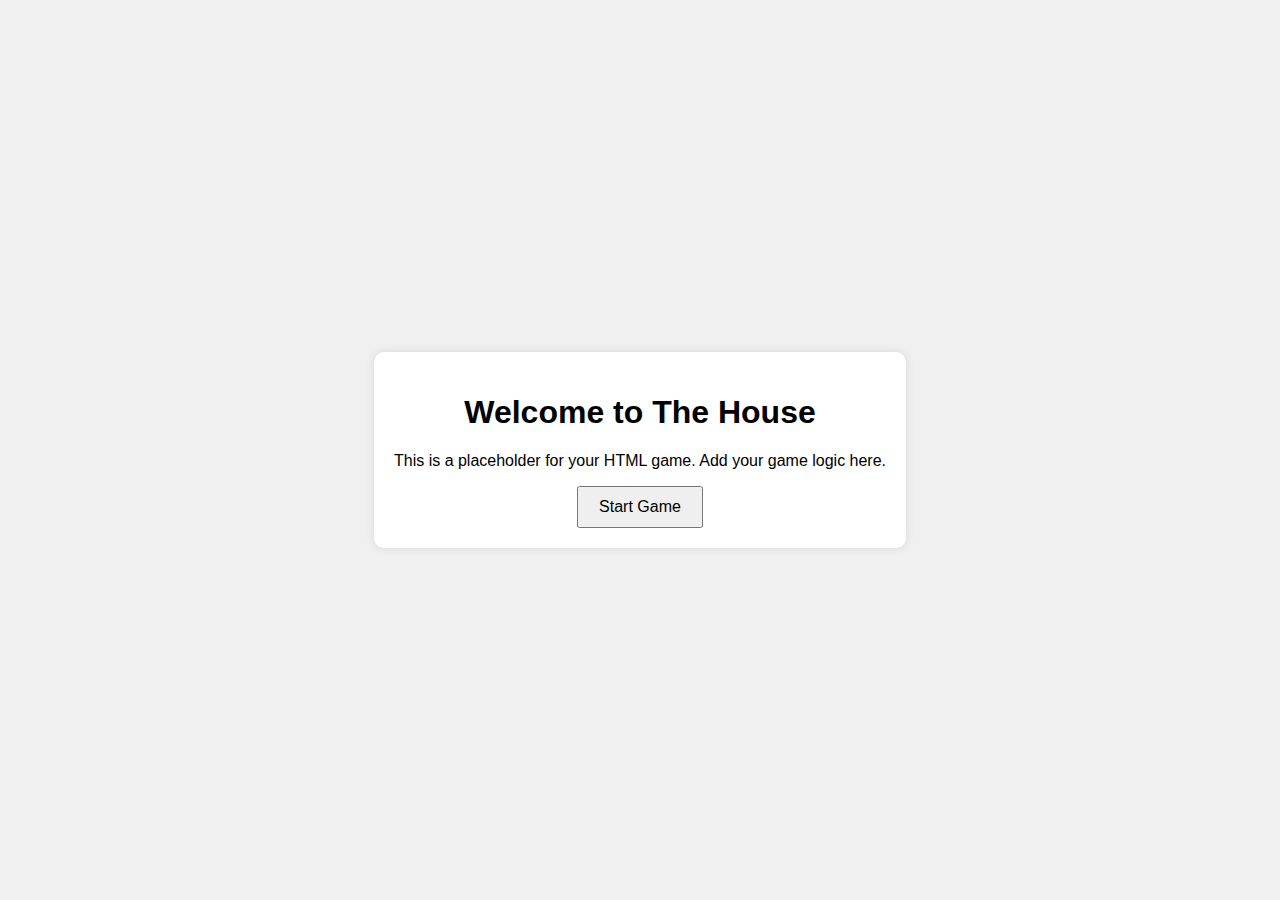
<file: index.html>
<!DOCTYPE html>
<html lang="en">
<head>
    <meta charset="UTF-8">
    <meta name="viewport" content="width=device-width, initial-scale=1.0">
    <title>The House - HTML Game</title>
    <link rel="stylesheet" href="style.css">
</head>
<body>
    <div id="game-container">
        <h1>Welcome to The House</h1>
        <p id="description">This is a placeholder for your HTML game. Add your game logic here.</p>
        <button id="start-button">Start Game</button>
        <div id="game-area"></div>
    </div>
    <script src="script.js"></script>
</body>
</html>
</file>
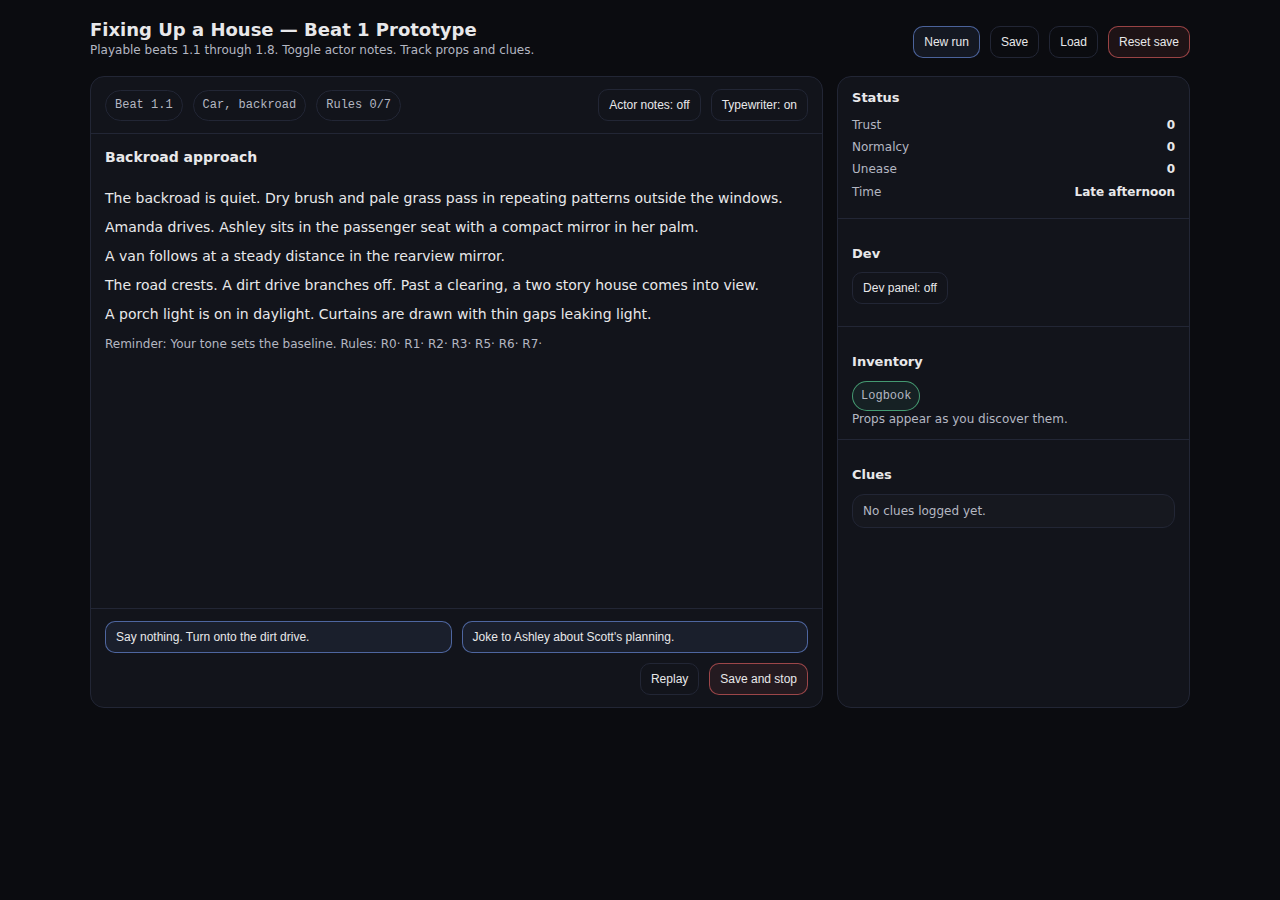
<file: fixing_house_beat1_game.html>
<!doctype html>
<html lang="en">
<head>
  <meta charset="utf-8" />
  <meta name="viewport" content="width=device-width,initial-scale=1" />
  <title>Fixing Up a House — Beat 1 Prototype</title>
  <style>
    :root{--bg:#0b0c10;--panel:#12141b;--ink:#e8e8ea;--muted:#b4b7c2;--accent:#7aa2ff;--line:#222635;--mono:ui-monospace,SFMono-Regular,Menlo,Monaco,Consolas,"Liberation Mono","Courier New",monospace;--sans:ui-sans-serif,system-ui,-apple-system,Segoe UI,Roboto,Helvetica,Arial;}
    body{margin:0;background:var(--bg);color:var(--ink);font-family:var(--sans);line-height:1.35}
    .wrap{max-width:1100px;margin:0 auto;padding:18px;display:grid;gap:14px;grid-template-columns:1.35fr .65fr}
    header{grid-column:1/-1;display:flex;align-items:flex-end;justify-content:space-between;gap:10px}
    h1{font-size:18px;margin:0;font-weight:650}
    .sub{font-size:12px;color:var(--muted)}
    .panel{background:var(--panel);border:1px solid var(--line);border-radius:14px;overflow:hidden}
    .main{display:flex;flex-direction:column;min-height:70vh}
    .bar{display:flex;gap:10px;align-items:center;justify-content:space-between;padding:12px 14px;border-bottom:1px solid var(--line)}
    .bar .left{display:flex;gap:10px;align-items:center}
    .pill{font-family:var(--mono);font-size:12px;color:var(--muted);border:1px solid var(--line);padding:6px 9px;border-radius:999px}
    .btn{cursor:pointer;background:transparent;color:var(--ink);border:1px solid var(--line);border-radius:10px;padding:8px 10px;font-size:12px}
    .btn:hover{border-color:#2f3550}
    .btn.primary{border-color:rgba(122,162,255,.55);background:rgba(122,162,255,.08)}
    .btn.danger{border-color:rgba(255,107,107,.55);background:rgba(255,107,107,.08)}
    .content{padding:14px;display:flex;flex-direction:column;gap:12px}
    .title{font-size:14px;font-weight:650;margin:0}
    .text{font-size:14px}
    .text p{margin:0 0 10px 0}
    .text p:last-child{margin:0}
    .thoughts{margin-top:10px;border-left:3px solid rgba(122,162,255,.5);padding-left:10px;color:var(--muted);font-style:italic}
    .choices{margin-top:auto;border-top:1px solid var(--line);padding:12px 14px;display:flex;flex-direction:column;gap:10px}
    .choiceRow{display:flex;flex-wrap:wrap;gap:10px}
    .choice{flex:1;min-width:210px;text-align:left}
    .side{display:flex;flex-direction:column;gap:14px}
    .side .section{padding:12px 14px;border-bottom:1px solid var(--line)}
    .side .section:last-child{border-bottom:none}
    .side h2{font-size:13px;margin:0 0 10px 0;font-weight:650}
    .kv{display:flex;justify-content:space-between;gap:10px;font-size:12px;color:var(--muted);margin:6px 0}
    .kv b{color:var(--ink);font-weight:650}
    .list{display:flex;flex-wrap:wrap;gap:8px}
    .tag{font-family:var(--mono);font-size:12px;border:1px solid var(--line);color:var(--muted);padding:6px 8px;border-radius:999px}
    .tag.ok{border-color:rgba(107,255,179,.55);background:rgba(107,255,179,.06)}
    .journal{font-size:12px;color:var(--muted)}
    .journal .item{padding:8px 10px;border:1px solid var(--line);border-radius:12px;margin:8px 0;background:rgba(255,255,255,.02)}
    .small{font-size:12px;color:var(--muted)}
    @media (max-width:920px){.wrap{grid-template-columns:1fr}.main{min-height:62vh}}
    #metaRow{justify-content:flex-end}
  </style>
</head>
<body>
  <header class="wrap" style="padding-bottom:0">
    <div>
      <h1>Fixing Up a House — Beat 1 Prototype</h1>
      <div class="sub">Playable beats 1.1 through 1.8. Toggle actor notes. Track props and clues.</div>
    </div>
    <div style="display:flex;gap:10px;flex-wrap:wrap;justify-content:flex-end">
      <button class="btn primary" id="btnNew">New run</button>
      <button class="btn" id="btnSave">Save</button>
      <button class="btn" id="btnLoad">Load</button>
      <button class="btn danger" id="btnReset">Reset save</button>
    </div>
  </header>

  <div class="wrap">
    <section class="panel main" aria-label="Story panel">
      <div class="bar">
        <div class="left">
          <span class="pill" id="beatPill">Beat 1.1</span>
          <span class="pill" id="locPill">Backroad</span>
          <span class="pill" id="rulePill">Rules 0/7</span>
        </div>
        <div class="left">
          <button class="btn" id="btnToggleNotes">Actor notes: off</button>
          <button class="btn" id="btnToggleType">Typewriter: on</button>
        </div>
      </div>

      <div class="content">
        <h2 class="title" id="sceneTitle">Loading…</h2>
        <div class="text" id="sceneText" aria-live="polite"></div>
        <div class="small" id="hintText"></div>
      </div>

      <div class="choices" aria-label="Choices">
        <div class="choiceRow" id="choiceRow"></div>

        <div class="choiceRow" id="metaRow" aria-label="End of beat actions">
          <button class="btn" id="btnBeatReplay">Replay</button>
          <button class="btn danger" id="btnBeatSaveStop">Save and stop</button>
        </div>
      </div>
    </section>

    <aside class="panel side" aria-label="Status panel">
      <div class="section">
        <h2>Status</h2>
        <div class="kv"><span>Trust</span><b id="trustVal">0</b></div>
        <div class="kv"><span>Normalcy</span><b id="normVal">0</b></div>
        <div class="kv"><span>Unease</span><b id="uneaseVal">0</b></div>
        <div class="kv"><span>Time</span><b id="timeVal">Late afternoon</b></div>
      </div>

      <div class="section">
        <h2>Dev</h2>
        <button class="btn" id="btnDev">Dev panel: off</button>
        <pre class="small" id="devOut" style="white-space:pre-wrap;margin:10px 0 0 0;font-family:var(--mono)"></pre>
      </div>

      <div class="section">
        <h2>Inventory</h2>
        <div class="list" id="invList"></div>
        <div class="small">Props appear as you discover them.</div>
      </div>

      <div class="section">
        <h2>Clues</h2>
        <div class="journal" id="journal"></div>
      </div>
    </aside>
  </div>

<script>
(() => {
  const $ = (id) => document.getElementById(id);

  const state = {
    beat: "1.1",
    sub: null,
    showNotes: false,
    showDev: false,
    typewriter: true,
    trust: 0,
    normalcy: 0,
    unease: 0,
    time: "Late afternoon",
    inv: new Set(),
    clues: [],
    flags: {
      gotPliers: true,
      breakerReset: false,
      code8139: false,
      gotBoltCutters: false,
      gotBucket: false,
      gotWellKey: false,
      gotRadio: false,
      deliveredWater: false,
      houseRulesStated: false,
      logStarted: false,
      continuitySlipNoted: false,
      townWarningTakenSeriously: false,
      ruleSpoken: false,
      radioConstraintMode: false,
      radioWord: "",
      repeatTestDone: false,
      procedureMode: false,
      usedMethodNotForce: false,
      jokeUsed: false,
      microEvidence: false,
      lastCutBeat: "",
      pendingHold: "",
      loopCount: 0,
      remembersLoop: false,
      learnedRules: {}
    }
  };

  const RULE_MAP = {
    R0: "4.7",
    R1: "4.3",
    R2: "4.4",
    R3: "4.1",
    R5: "4.2",
    R6: "4.8",
    R7: "4.5"
  };

  /*
    Example template for optional intra-beat steps (disabled by default):

    "X.Y": {
      title: "Beat with steps",
      loc: "Somewhere",
      time: "Late afternoon",
      text: ["Fallback beat text."],
      notes: ["Fallback beat note."],
      hint: "Fallback beat hint.",
      choices: [
        { t: "Fallback choice A", next: "X.Z" },
        { t: "Fallback choice B", next: null }
      ],
      startStep: "s1",
      steps: {
        s1: {
          text: ["Step 1 text."],
          choices: [
            { t: "Advance within beat", subNext: "s2" },
            { t: "Leave beat", next: "X.Z" }
          ]
        },
        s2: {
          text: ["Step 2 text."],
          choices: [
            { t: "End this beat", next: null },
            { t: "Back to step 1", subNext: "s1" }
          ]
        }
      }
    }
  */

  const beats = {
    "1.1": {
      title: "Backroad approach",
      loc: "Car, backroad",
      time: "Late afternoon",
      startStep: "start",
      text: [
        "The backroad is quiet. Dry brush and pale grass pass in repeating patterns outside the windows.",
        "Amanda drives. Ashley sits in the passenger seat with a compact mirror in her palm.",
        "A van follows at a steady distance in the rearview mirror.",
        "The road crests. A dirt drive branches off. Past a clearing, a two story house comes into view.",
        "A porch light is on in daylight. Curtains are drawn with thin gaps leaking light."
      ],
      notes: [
        "[AMANDA: Keep it friendly. Store details. Do not correct anyone out loud yet.]",
        "[ASHLEY: Treat the light as welcome. Stay pleasant. Do not be the first to say it feels wrong.]"
      ],
      choices: [
        { t: "Say nothing. Turn onto the dirt drive.", next: "1.2", fx: (s)=>{ s.unease += 1; } },
        { t: "Joke to Ashley about Scott's planning.", showIf: (s)=> !s.flags.jokeUsed, subNext: "joke", fx: (s)=>{ s.flags.jokeUsed = true; s.trust += 1; s.normalcy += 1; } }
      ],
      steps: {
        start: {
          text: [
            "The backroad is quiet. Dry brush and pale grass pass in repeating patterns outside the windows.",
            "Amanda drives. Ashley sits in the passenger seat with a compact mirror in her palm.",
            "A van follows at a steady distance in the rearview mirror.",
            "The road crests. A dirt drive branches off. Past a clearing, a two story house comes into view.",
            "A porch light is on in daylight. Curtains are drawn with thin gaps leaking light."
          ],
          notes: [
            "[AMANDA: Keep it friendly. Store details. Do not correct anyone out loud yet.]",
            "[ASHLEY: Treat the light as welcome. Stay pleasant. Do not be the first to say it feels wrong.]"
          ],
          choices: [
            { t: "Say nothing. Turn onto the dirt drive.", next: "1.2", fx: (s)=>{ s.unease += 1; } },
            { t: "Joke to Ashley about Scott's planning.", showIf: (s)=> !s.flags.jokeUsed, subNext: "joke", fx: (s)=>{ s.flags.jokeUsed = true; s.trust += 1; s.normalcy += 1; } }
          ]
        },
        joke: {
          text: [
            "Amanda says Scott planned this like a military operation and still forgot something obvious.",
            "Ashley snorts once and turns toward the window so she can hide the smile.",
            "The van keeps its distance behind them as if it heard the line and declined to react."
          ],
          choices: [
            { t: "Continue", next: "1.2" },
            { t: "Replay beat.", next: "1.1" }
          ]
        },
        log: {
          text: [
            "Amanda checks the phone clock and writes the minute in the logbook without saying why.",
            "She notes the porch light is on in full daylight and the curtains are drawn with narrow gaps.",
            "Ashley watches the writing, then looks back to the road and says nothing."
          ],
          choices: [
            { t: "Proceed to the drive without commenting.", next: "1.2" },
            { id: "delay10", t: "Delay and keep the car stopped for ten seconds.", next: "4.8" }
          ]
        },
        micro: {
          text: [
            "Amanda clicks her seatbelt loose and back into place, then leaves her hands on the wheel.",
            "Ashley glances over, adjusts the mirror, and keeps talking like nothing changed.",
            "Amanda watches for a forced correction in the moment and does not see one yet."
          ],
          choices: [
            { t: "Proceed to the drive without commenting.", next: "1.2" },
            { t: "Escalate and tell Ashley you think this is a set.", next: "4.7" }
          ]
        }
      },
      hint: "Reminder: Your tone sets the baseline."
    },
    "1.2": {
      title: "Arrival and unloading",
      loc: "Clearing and porch",
      time: "Late afternoon",
      text: [
        "The car rolls into a packed dirt clearing. Gravel crunches under the tires. Dust rises and settles slowly.",
        "Scott arrives behind you and lifts the tailgate. Boxes are stacked tight. Twine knots are quick and utilitarian.",
        "Brian’s engine sound is faint in the distance, then closer, then fades again behind dust."
      ],
      notes: [
        "[AMANDA: Keep a clear lane to the door. Make Scott carry something heavy.]"
      ],
      choices: [
        { t: "Stage boxes on the porch.", next: "1.25", fx: (s)=>{ s.normalcy += 1; s.trust += 1; } },
        { t: "Wait for Brian before entering.", next: "1.25", fx: (s)=>{ s.unease += 1; s.trust += 1; } }
      ],
      hint: "Reminder: The porch becomes a landmark."
    },
    "1.25": {
      title: "Porch continuity check",
      loc: "Porch",
      time: "Late afternoon",
      text: [
        "Amanda pauses at the porch rail and notices the same continuity detail: dust unmoved, porch light on, curtain gap unchanged.",
        "If her earlier micro-deviation gave her confidence, she stays calm and writes it down in the logbook.",
        "If it did not, she feels a sharp urge to call it out to Scott in front of everyone.",
        "She keeps her voice low and decides whether to log the detail or force a confrontation."
      ],
      choices: [
        { t: "Log it and keep moving.", next: (s)=> "1.3", fx: (s)=>{ s.normalcy += 1; s.clues.push({k:"Porch continuity", v:"Amanda confirmed dust, porch light, and curtain gap continuity at the porch."}); } },
        { t: "Confront Scott about it right now.", next: (s)=> (s.flags.remembersLoop ? "4.7" : "1.3"), fx: (s)=>{ s.unease += 1; } }
      ],
      hint: "Reminder: Small checks can prevent bad escalations."
    },
    "1.3": {
      title: "Brian arrives. First entry.",
      loc: "Porch and entry",
      time: "Late afternoon",
      text: [
        "Brian’s sedan breaks through the dust and stops angled slightly off straight.",
        "Scott opens the front door with a worn brass key. The air inside smells of old wood and faint cleaner.",
        "The entry table holds a flashlight placed parallel to the table edge. A coil of rope sits on a nearby box."
      ],
      notes: [
        "[AMANDA: Map the space. Do not touch the flashlight yet.]"
      ],
      choices: [
        { t: "Follow the backpacks upstairs instruction.", next: "1.4", fx: (s)=>{ s.normalcy += 1; s.trust += 1; } },
        { t: "Pause and scan the hall and stairs.", next: "1.4", fx: (s)=>{ s.unease += 1; s.trust += 1; } }
      ],
      hint: "Reminder: The entry table repeats."
    },
    "1.4": {
      title: "Rooms claimed. Task assigned.",
      loc: "Upstairs then living room",
      time: "Late afternoon",
      text: [
        "Upstairs, backpacks land in the first room on the left.",
        "Brian claims the room with the window that opens. Ashley notices old stains on her mattress.",
        "Back downstairs, Scott cannot find the tape deck and asks Amanda to search."
      ],
      notes: [
        "[AMANDA: Say yes without becoming staff. Demand a trade.]"
      ],
      choices: [
        { t: "Take the key and tell Scott to carry heavy boxes while you search.", next: "1.5", fx: (s)=>{ s.trust += 1; s.normalcy += 1; } },
        { t: "Take the key and leave without comment.", next: "1.5", fx: (s)=>{ s.unease += 1; } }
      ],
      hint: "Reminder: Delegation changes relationships."
    },
    "1.5": {
      title: "Study tableau. First denied door.",
      loc: "Kitchen hall and study",
      time: "Late afternoon",
      text: [
        "The kitchen hall is narrow. The breaker cover is labeled: KITCHEN, HALL, PORCH LIGHT, UPSTAIRS.",
        "The study is staged: blank notepad aligned, pen aligned, lamp unplugged with cord coiled.",
        "A folder holds a 1942 discharge notice with formal language.",
        "The utility closet knob turns slightly, then stops. The storage room lock refuses the key."
      ],
      notes: [
        "[AMANDA: The neatness feels authored. Keep that private evidence.]"
      ],
      choices: [
        { t: "Return and demand the correct key.", next: "1.6", fx: (s)=>{ s.trust += 1; s.unease += 1; s.clues.push({k:'1942 letter', v:'A discharge notice is filed in the study.'}); } },
        { t: "Waste time trying doors again.", next: "1.6", fx: (s)=>{ s.unease += 2; s.clues.push({k:'1942 letter', v:'A discharge notice is filed in the study.'}); } }
      ],
      hint: "Reminder: Prepared rooms suggest intent."
    },
    "1.6": {
      title: "Storage, breaker, tape deck",
      loc: "Storage room and kitchen",
      time: "Late afternoon",
      text: [
        "Scott hands over a cleaner silver key.",
        "The storage room opens. Boxes are labeled TOOLS, WATER, LIGHTS. A tote labeled MUSIC sits on a lower shelf.",
        "Inside: a tape deck and speakers. The power cord has a taped splice.",
        "At the kitchen counter, the outlet is dead. Amanda flips the labeled breaker. The tape deck powers on."
      ],
      notes: ["[AMANDA: Fix one thing. Make Scott work while you solve it.]"],
      choices: [
        { t: "Return the tape deck and keep Scott carrying boxes.", next: "1.7", fx: (s)=>{ s.normalcy += 1; s.flags.breakerReset = true; s.inv.add('Tape deck'); s.inv.add('Speakers'); } },
        { t: "Ignore boxes and focus on testing sound.", next: "1.7", fx: (s)=>{ s.unease += 1; s.flags.breakerReset = true; s.inv.add('Tape deck'); s.inv.add('Speakers'); } }
      ],
      hint: "Reminder: Working sound stabilizes the group."
    },
    "1.7": {
      title: "No water. Yard loop.",
      loc: "Kitchen to shed",
      time: "Late afternoon",
      text: [
        "The faucet gives an empty sound. No drip. No sputter.",
        "Amanda exits to the side yard. The shed is tied shut with rope.",
        "A cage sits half hidden in brush. Pliers open it. A damp note shows 8139.",
        "A lockbox opens. Bolt cutters snap the rope. The shed holds a bucket and a folded 1944 clipping."
      ],
      notes: ["[AMANDA: You are doing labor to keep the group intact.]"],
      choices: [
        { t: "Take the bucket. Head uphill to the well.", next: "1.8", fx: (s)=>{ s.flags.code8139=true; s.flags.gotBoltCutters=true; s.flags.gotBucket=true; s.inv.add('Pliers'); s.inv.add('Bolt cutters'); s.inv.add('Bucket'); s.clues.push({k:'8139', v:'Code from the cage note.'}); s.clues.push({k:'1944 clipping', v:'A missing teen story folded in the shed.'}); } },
        { t: "Bring the bucket back first. Risk delay.", next: "1.8", fx: (s)=>{ s.flags.code8139=true; s.flags.gotBoltCutters=true; s.flags.gotBucket=true; s.unease += 1; s.inv.add('Pliers'); s.inv.add('Bolt cutters'); s.inv.add('Bucket'); s.clues.push({k:'8139', v:'Code from the cage note.'}); s.clues.push({k:'1944 clipping', v:'A missing teen story folded in the shed.'}); } }
      ],
      hint: "Reminder: Outside is exposed."
    },
    "1.8": {
      title: "Well key. Radio payoff.",
      loc: "Well to house",
      time: "Dusk",
      text: [
        "The bucket comes up with cold water and a small old key.",
        "At the tree line, a human silhouette stands between trunks, then is gone without sound.",
        "Back in the kitchen, water is poured into a glass.",
        "The old key opens the under-stairs closet. Inside: a portable radio, fresh batteries, and an unlabeled cassette.",
        "The radio powers on. Static dominates. A voice fragment breaks through for a second, then drops out again."
      ],
      notes: ["[AMANDA: Deliver function first. Do not announce the watcher yet.]"],
      choices: [
        { t: "Continue", next: "2.1", fx: (s)=>{ 
            s.flags.gotWellKey=true; 
            s.flags.gotRadio=true; 
            s.flags.deliveredWater=true; 
            s.inv.add('Well key'); 
            s.inv.add('Radio'); 
            s.inv.add('AA batteries'); 
            s.inv.add('Cassette (unlabeled)'); 
            s.clues.push({k:'Watcher', v:'A silhouette at the tree line near the well.'}); 
          } 
        },
        { t: "Proceed inside with the group.", next: "2.1", fx: (s)=>{} }
      ],
      hint: "Reminder: Beat 1 ends with unstable sound."
    },

    "2.1": {
      title: "No water at the sink",
      loc: "Kitchen and living room",
      time: "Dusk",
      text: [
        "Amanda turns the kitchen faucet and gets only an empty rattle from the line.",
        "Scott shrugs it off with a friendly smile and says old houses always act up on the first night.",
        "Ashley sets her glass down and watches Amanda instead of arguing.",
        "Amanda takes the practical task: find a working water plan before dark settles in."
      ],
      notes: [
        "[AMANDA: Keep it practical. Assign the fix, then verify every step.]"
      ],
      choices: [
        { t: "Check outside routes to water and keep the group informed.", next: "2.2", fx: (s)=>{ s.normalcy += 1; } },
        { t: "Push Scott for a fast answer before moving.", next: "2.2", fx: (s)=>{ s.unease += 1; } }
      ],
      hint: "Reminder: Assign practical fixes before fear sets the agenda."
    },

    "2.2": {
      title: "Shed line and yard scan",
      loc: "Side yard",
      time: "Dusk",
      text: [
        "The shed door is tied shut with rope that was knotted in a hurry but pulled tight.",
        "Amanda scans the yard in a slow circle and marks what feels placed versus what feels used.",
        "A small cage sits half hidden in brush near the fence line.",
        "A damp note near the cage points to a code, but not to what should be opened first."
      ],
      notes: [
        "[AMANDA: Scan first. Touch second. Log before assumptions.]"
      ],
      choices: [
        { t: "Follow the code trail carefully and keep notes.", next: "2.3", fx: (s)=>{ s.normalcy += 1; s.clues.push({k:"Yard note", v:"A damp yard note implied a code linked to stored tools."}); } },
        { t: "Cut the rope first and sort it out after.", next: "2.3", fx: (s)=>{ s.unease += 1; } }
      ],
      hint: "Reminder: Scan the yard before acting on a single object."
    },

    "2.3": {
      title: "Code, cutters, and procedure",
      loc: "Shed threshold",
      time: "Dusk",
      text: [
        "Amanda tests the code once and gets the lockbox open without forcing the latch.",
        "Inside are bolt cutters and a bucket staged like they were expected to be found tonight.",
        "She says the code out loud, then repeats it with Ashley listening so the record is shared.",
        "Before moving on, Amanda repeats one quick test to confirm it was the code and not luck."
      ],
      notes: [
        "[AMANDA: Log and repeat-test before escalation.]"
      ],
      choices: [
        { t: "Log the code and tools before leaving the shed.", next: "2.4", fx: (s)=>{ s.normalcy += 1; s.clues.push({k:"Tool cache", v:"Code entry opened a lockbox containing bolt cutters and a bucket."}); } },
        { t: "Skip logging and move straight to the well.", next: "2.4", fx: (s)=>{ s.unease += 1; } }
      ],
      hint: "Reminder: Repeat-test and record before you escalate."
    },

    "2.4": {
      title: "Well edge",
      loc: "Well and tree line",
      time: "Dusk",
      text: [
        "The well rope runs smooth for half a pull, then drags like it caught on grit.",
        "Amanda brings the bucket up slow and finds a small old key resting against the wet wood slats.",
        "The air changes near the trees and a silhouette stands between trunks for one beat before stillness returns.",
        "No one speaks first, and Amanda keeps the bucket in both hands until the moment passes."
      ],
      notes: [
        "[AMANDA: Stay with the task. Do not split from the group without cause.]"
      ],
      choices: [
        { t: "Carry the bucket and key back inside together.", next: "2.5", fx: (s)=>{ s.normalcy += 1; s.inv.add("Well key"); s.clues.push({k:"Well key", v:"A small key came up in the well bucket."}); } },
        { t: "Walk closer to the tree line alone.", next: (s)=> (s.flags.loopCount > 0 ? "4.3" : "2.5"), fx: (s)=>{ s.unease += 1; } }
      ],
      hint: "Reminder: Do not split up when the environment changes quietly."
    },

    "2.5": {
      title: "Water in hand",
      loc: "Kitchen and living room",
      time: "Dusk",
      text: [
        "Amanda pours fresh water and hands Ashley the first glass without comment.",
        "Ashley drinks too fast, then slows down and watches Amanda for a cue.",
        "The room relaxes for a minute as if function has returned to normal.",
        "Amanda decides whether to mention the silhouette now or hold it until there is a second data point."
      ],
      notes: [
        "[AMANDA: Tell only what helps the next decision.]"
      ],
      choices: [
        { t: "Tell Ashley exactly what you saw at the trees.", next: "2.6", fx: (s)=>{ s.trust += 1; s.unease += 1; s.clues.push({k:"Tree line silhouette", v:"Amanda reported a still silhouette near the tree line by the well."}); } },
        { t: "Keep the silhouette private for now and focus on tasks.", next: "2.6", fx: (s)=>{ s.normalcy += 1; } }
      ],
      hint: "Reminder: Share information when it improves coordination."
    },

    "2.6": {
      title: "Under-stairs signal",
      loc: "Under-stairs closet",
      time: "Night",
      text: [
        "The old key opens the under-stairs closet and Amanda finds a portable radio with fresh batteries.",
        "The signal is intermittent, not dead, and static shifts as people move in the room.",
        "One clear word breaks through once and then vanishes back into hiss.",
        "Amanda has to decide whether that word is a constraint to respect or a message to chase."
      ],
      notes: [
        "[AMANDA: Treat clear words as constraints, not instructions.]"
      ],
      choices: [
        { t: "Treat the radio word as a message.", next: (s)=> (s.flags.remembersLoop || (s.flags.loopCount || 0) > 0 ? "4.2" : "3.1"), fx: (s)=>{ s.unease += 1; } },
        { t: "Treat the radio word as a constraint and keep procedures tight.", next: "3.1", fx: (s)=>{ s.normalcy += 1; s.clues.push({k:"Radio constraint", v:"Amanda treated the clear radio word as a constraint condition."}); } }
      ],
      hint: "Reminder: A clear radio word is a boundary to obey, not a story to follow."
    },

    "2.7": {
      title: "House Rules",
      loc: "Living room and entryway",
      time: "Night",
      text: [
        "The radio hisses near the window. Brian sets the new batteries on the entry table without moving the centered flashlight.",
        "Scott opens the food bag and starts naming what they forgot. Ashley keeps her water glass close and watches the staircase.",
        "Amanda closes the front door and checks the lock twice. She speaks before anyone drifts into separate rooms.",
        "Amanda says they are staying in one place unless everyone knows where everyone is, and nobody steps outside alone.",
        "Scott laughs once and agrees too quickly. Brian nods and looks at the curtains instead of the door."
      ],
      choices: [
        { t: "Write a short list and assign tasks in the same room.", next: "2.8", fx: (s)=>{ s.trust += 1; s.normalcy += 1; s.flags.houseRulesStated = true; } },
        { t: "Let it slide and focus on getting music working.", next: "2.8", fx: (s)=>{ s.normalcy += 1; s.unease += 1; s.flags.houseRulesStated = false; } }
      ],
      hint: "Rule: Gather the group before acting. Announce intent."
    },

    "2.8": {
      title: "Logbook",
      loc: "Kitchen table / study threshold",
      time: "Night",
      text: [
        "Amanda pulls a notepad from a moving box and sets it flat on the kitchen table. She writes the date and the house address at the top.",
        "She writes four lines: porch light on in daylight, faucet gave one drip, radio produced one clear word, silhouette at the tree line.",
        "Ashley asks why Amanda is writing it down. Scott says it is unnecessary and calls it “paranoid” in a joking voice.",
        "Brian reads the list and asks Amanda to repeat the radio word exactly as she heard it, without interpretation."
      ],
      choices: [
        { t: "Log it and repeat-test one item on the list with a witness.", next: "2.9", fx: (s)=>{ s.trust += 1; s.normalcy += 1; s.flags.logStarted = true; s.clues.push({k:'Logbook', v:'Amanda started a written log of anomalies.'}); } },
        { t: "Stop writing and keep it casual.", next: "2.9", fx: (s)=>{ s.unease += 1; s.flags.logStarted = false; } }
      ],
      hint: "Rule: Log and repeat-test before you escalate."
    },

    "2.9": {
      title: "A wrong word",
      loc: "Living room near the radio",
      time: "Night",
      text: [
        "The radio hisses and then clears for less than a second. Brian flinches and then smiles as if he meant to.",
        "Scott says they should “reset” the room by moving boxes away from the windows and keeping the flashlight on the entry table.",
        "Ashley tells Scott not to “break continuity” by rearranging the entryway again, then stops and laughs like she made a joke.",
        "Amanda asks Ashley what she meant by continuity. Ashley looks confused for a moment, then says she meant “routine.”",
        "The house stays quiet long enough for the question to feel unanswered."
      ],
      choices: [
        { t: "Press Ashley once, calmly, in front of Brian and Scott.", next: "3.1", fx: (s)=>{ s.trust += 1; s.unease += 1; s.flags.continuitySlipNoted = true; s.clues.push({k:'Continuity slip', v:'Ashley used production language and then corrected herself.'}); } },
        { t: "Let it go and focus on the practical plan for the next hour.", next: "3.1", fx: (s)=>{ s.normalcy += 1; s.flags.continuitySlipNoted = false; } }
      ],
      hint: "Rule: Treat slips as data. Do not force an explanation."
    },

    "3.1": {
      title: "Brian returns",
      loc: "Entryway and living room",
      time: "Night",
      text: [
        "Headlights sweep across the porch rail and Brian comes in carrying ice, bottled water, and a box of batteries.",
        "He sets everything down and says the clerk gave a quiet warning about the house, then tried to play it off.",
        "Scott keeps it friendly and says they should treat the warning as data until proven otherwise.",
        "Ashley nods and asks Amanda what to do first now that supplies are in hand."
      ],
      choices: [
        { t: "Get the exact warning details before moving on.", next: "3.2", fx: (s)=>{ s.trust += 1; s.inv.add("Ice"); s.inv.add("Bottled water"); s.inv.add("Batteries"); } },
        { t: "Stabilize the room first, then hear Brian out.", next: "3.2", fx: (s)=>{ s.normalcy += 1; s.inv.add("Ice"); s.inv.add("Bottled water"); s.inv.add("Batteries"); } }
      ],
      hint: "Reminder: Outside warnings are evidence, not drama."
    },

    "3.2": {
      title: "Town warning",
      loc: "Living room near the radio",
      time: "Night",
      text: [
        "Brian repeats the warning plainly: do not ignore the odd patterns and keep water use controlled tonight.",
        "Scott stays calm and says they can treat it as practical guidance without panicking.",
        "Ashley asks Amanda whether this changes the plan or only confirms what they already saw.",
        "The radio hisses once, then settles to a steady bed of static."
      ],
      choices: [
        { t: "Elevate the warning as evidence and adjust procedure.", next: "3.3", fx: (s)=>{ s.flags.townWarningTakenSeriously = true; s.normalcy += 1; s.clues.push({k:"Town warning", v:"Brian relayed a practical warning from the clerk and Amanda treated it as evidence."}); } },
        { t: "Dismiss it as noise and keep moving.", next: (s)=> ((s.flags.loopCount || 0) > 0 ? "4.1" : "3.3"), fx: (s)=>{ s.flags.townWarningTakenSeriously = false; s.unease += 1; } }
      ],
      hint: "Reminder: Do not dismiss outside warnings when stakes are rising."
    },

    "3.3": {
      title: "Resistance returns",
      loc: "Kitchen hall",
      time: "Night",
      text: [
        "At the utility closet, the knob turns but the latch catches and holds for a beat.",
        "Scott stays friendly and says they can solve it without turning it into a fight with the house.",
        "Ashley keeps the flashlight steady so Amanda can see the latch line clearly.",
        "The same resistance pattern is back, and everyone recognizes it."
      ],
      choices: [
        { t: "Change method and keep the group together.", next: "3.4", fx: (s)=>{ s.normalcy += 1; } },
        { t: "Force the latch and get it over with.", next: (s)=> ((s.flags.loopCount || 0) > 0 ? "4.4" : "3.4"), fx: (s)=>{ s.unease += 1; } }
      ],
      hint: "Reminder: If resistance repeats, change method instead of forcing."
    },

    "3.4": {
      title: "Log and repeat-test",
      loc: "Kitchen hall and entry table",
      time: "Night",
      text: [
        "Amanda logs the latch behavior first, then repeats one controlled test with Brian watching.",
        "The latch catches in the same way on repeat, which confirms the pattern is not random.",
        "Scott stays with them and keeps the hallway clear instead of improvising a shortcut.",
        "Ashley reads the log line back so everyone is aligned before the next move."
      ],
      choices: [
        { t: "Keep logging and move to the next decision point.", next: "3.5", fx: (s)=>{ s.flags.repeatTestDone = true; s.normalcy += 1; s.clues.push({k:"Latch repeat-test", v:"Amanda logged and repeated the latch test before escalation."}); } },
        { t: "Skip the log and escalate now.", next: (s)=> ((s.flags.loopCount || 0) > 0 ? "4.5" : "3.5"), fx: (s)=>{ s.flags.repeatTestDone = false; s.unease += 1; } }
      ],
      hint: "Reminder: Log and repeat-test before escalation."
    },

    "3.5": {
      title: "Second clear word",
      loc: "Living room near the radio",
      time: "Night",
      text: [
        "The radio clears again for a second and gives a second word fragment before dropping back to static.",
        "Brian repeats what he heard without adding interpretation, and Scott agrees to keep the plan practical.",
        "Ashley watches Amanda and waits for the call instead of guessing ahead.",
        "This is the point where message-chasing can break discipline."
      ],
      choices: [
        { t: "Treat the radio word as a message.", next: (s)=> ((s.flags.loopCount || 0) > 0 ? "4.2" : "3.6"), fx: (s)=>{ s.unease += 1; } },
        { t: "Treat the radio word as a constraint and proceed by plan.", next: "3.6", fx: (s)=>{ s.flags.radioConstraintMode = true; s.normalcy += 1; } }
      ],
      hint: "Reminder: A clear radio word is a constraint, not a message."
    },

    "3.6": {
      title: "Final plan check",
      loc: "Living room",
      time: "Night",
      text: [
        "Amanda lays out the practical plan: stay together, do not force doors, log before escalation, and treat radio words as constraints.",
        "She adds the outside warning to the top of the list and asks everyone to confirm the same sequence.",
        "Scott agrees without joking and Ashley repeats the order back exactly.",
        "Brian checks supplies and says they can execute the plan now if everyone holds discipline."
      ],
      choices: [
        { t: "Follow the plan exactly.", next: (s)=> hasAllCoreRules(s) ? "4.6" : (Object.prototype.hasOwnProperty.call(beats, "4.9") ? "4.9" : "1.1"), fx: (s)=>{ s.trust += 1; s.normalcy += 1; s.clues.push({k:"Plan check", v:"Amanda proposed a full rule-aligned plan before the final push."}); } },
        { t: "Improvise.", next: (s)=> ((s.flags.loopCount || 0) > 0 ? "4.8" : "1.1"), fx: (s)=>{ s.unease += 1; } }
      ],
      hint: "Reminder: Good outcomes come from disciplined execution, not improvisation."
    },

    "3.7": {
      title: "The stuck latch",
      loc: "Kitchen hall",
      time: "Night",
      text: [
        "The closet door in the kitchen hall sits closed with the knob slightly off level, as if it was pulled and then released.",
        "Amanda turns the knob once and feels the latch catch instead of retracting. The door stays closed.",
        "Brian stands close enough to see her hands. Ashley stays behind them with the flashlight aimed at the knob and the gap.",
        "Scott steps forward and says the door just needs a harder pull."
      ],
      choices: [
        { t: "Stop and change method: use a thin card to reach the latch while Brian watches.", next: "3.8", fx: (s)=>{ s.flags.usedMethodNotForce = true; s.trust += 1; s.normalcy += 1; s.clues.push({k:'Latch method', v:'Amanda used a thin card and a witness instead of forcing the door.'}); } },
        { t: "Let Scott force it open to save time.", next: "4.4", fx: (s)=>{ s.flags.usedMethodNotForce = false; s.unease += 1; } }
      ],
      hint: "Rule: If a door resists, stop and change method. Do not force it."
    },

    "3.8": {
      title: "Opened without force",
      loc: "Kitchen hall",
      time: "Night",
      text: [
        "Amanda slides a thin card into the gap and feels for the latch edge. Brian keeps the flashlight steady on her hands.",
        "The latch retracts with a small click and the door opens a few inches. The air inside is colder and smells like cardboard and metal.",
        "On the top shelf is a small hard case with a folded paper label. The label matches the date Amanda wrote in the logbook.",
        "From deeper in the house, a single footstep sounds upstairs and then stops."
      ],
      choices: [
        { t: "Keep everyone together and check upstairs as a group.", next: "3.9", fx: (s)=>{ s.trust += 1; s.normalcy += 1; s.flags.groupMove = true; s.clues.push({k:'Case found', v:'A hard case was found in the closet after opening it without force.'}); } },
        { t: "Tell Brian to stay with Ashley while you check upstairs alone.", next: "4.3", fx: (s)=>{ s.unease += 1; s.flags.groupMove = false; } }
      ],
      hint: "Rule: Do not go alone."
    },

    "3.9": {
      title: "Group check",
      loc: "Staircase and upstairs hall",
      time: "Night",
      text: [
        "Amanda takes the flashlight from Ashley and keeps the beam low on the steps. Brian stays close enough that their shoulders nearly touch on the turn.",
        "Upstairs, the hall is lined with closed doors. The air is still and smells faintly of old paint and dust that has been disturbed recently.",
        "No one speaks for several seconds. The only sound is the radio static downstairs, muffled through the floor.",
        "Amanda confirms everyone is present before touching any door."
      ],
      choices: [
        { t: "Return downstairs together and reassess with the logbook.", next: (s)=> hasAllCoreRules(s) ? "4.6" : "4.5", fx: (s)=>{ s.flags.groupMove = true; s.trust += 1; s.normalcy += 1; if (!hasAllCoreRules(s)) { const miss = missingCoreRules(s); s.clues.push({ k: "Missing rules", v: "You are missing: " + miss.join(", ") }); } } },
        { t: "Split up to save time and check separate doors.", next: "4.3", fx: (s)=>{ s.flags.groupMove = false; s.unease += 1; } }
      ],
      hint: "Rule: Do not go alone."
    },

    "4.1": {
      title: "Cut",
      loc: "Living room, then set",
      time: "Night",
      text: [
        "Scott dismisses the warning and reaches for the radio volume knob.",
        "The static stops with no fade. The room tone drops out and the porch light flares to full brightness through the curtains.",
        "A voice from off to the left says, \"Cut.\"",
        "The living room changes in one step. A light stand is visible near the wall and a strip of tape marks the floor by the entry table.",
        "Brian looks toward the off-screen voice and says, \"Back to one,\" like it is an instruction he has repeated before.",
        "Ashley exhales and says her line came out wrong. Scott asks if the flashlight should stay centered for continuity.",
        "Amanda does not answer. Her hands are still on the chair back and her attention stays on the word \"Cut\" as if it explained nothing."
      ],
      choices: [
        { t: "Replay from Beat 1.1.", next: "1.1", fx: (s)=>{ const thisCut = "4.1"; if ((s.flags.lastCutBeat || "") === thisCut) { s.flags.lastCutBeat = ""; s.flags.pendingHold = thisCut; return; } s.flags.lastCutBeat = thisCut; s.flags.loopCount = (s.flags.loopCount || 0) + 1; s.flags.remembersLoop = true; resetRunPreserveMemory(); learnRule("R3", "Do not dismiss outside warnings."); } },
        { t: "Save and stop.", next: null, fx: (s)=>{ const thisCut = "4.1"; if ((s.flags.lastCutBeat || "") === thisCut) { s.flags.lastCutBeat = ""; s.flags.pendingHold = thisCut; return; } s.flags.lastCutBeat = thisCut; s.flags.loopCount = (s.flags.loopCount || 0) + 1; s.flags.remembersLoop = true; resetRunPreserveMemory(); learnRule("R3", "Do not dismiss outside warnings."); } }
      ],
      hint: "Rule learned: Do not dismiss outside warnings. Replay continues the loop. Save and stop ends the session."
    },

    "4.2": {
      title: "Cut",
      loc: "Living room, then set",
      time: "Night",
      text: [
        "Amanda treats the radio word like a message and starts to move with a plan that is not shared.",
        "The radio static stops with no fade. The room tone drops out and the porch light flares to full brightness through the curtains.",
        "A voice from off to the left says, \"Cut.\"",
        "The living room changes in one step. A light stand is visible near the wall and a strip of tape marks the floor by the entry table.",
        "Scott smiles at someone off-screen and asks if he should keep improvising or stick to the blocking.",
        "Brian adjusts his posture and looks past Amanda as if she is a mark he is supposed to hit.",
        "Ashley says the word sounded clear but the reaction was wrong. No one asks Amanda what she heard."
      ],
      choices: [
        { t: "Replay from Beat 1.1.", next: "1.1", fx: (s)=>{ const thisCut = "4.2"; if ((s.flags.lastCutBeat || "") === thisCut) { s.flags.lastCutBeat = ""; s.flags.pendingHold = thisCut; return; } s.flags.lastCutBeat = thisCut; s.flags.loopCount = (s.flags.loopCount || 0) + 1; s.flags.remembersLoop = true; resetRunPreserveMemory(); learnRule("R5", "When the radio gives a clear word, treat it as a constraint."); } },
        { t: "Save and stop.", next: null, fx: (s)=>{ const thisCut = "4.2"; if ((s.flags.lastCutBeat || "") === thisCut) { s.flags.lastCutBeat = ""; s.flags.pendingHold = thisCut; return; } s.flags.lastCutBeat = thisCut; s.flags.loopCount = (s.flags.loopCount || 0) + 1; s.flags.remembersLoop = true; resetRunPreserveMemory(); learnRule("R5", "When the radio gives a clear word, treat it as a constraint."); } }
      ],
      hint: "Rule learned: When the radio gives a clear word, treat it as a constraint. Replay continues the loop. Save and stop ends the session."
    },

    "4.3": {
      title: "Cut",
      loc: "Upstairs hall, then set",
      time: "Night",
      text: [
        "Amanda separates from the group to check a door alone.",
        "The house stays quiet for two steps and then the radio downstairs goes silent with no fade.",
        "A voice from off to the left says, \"Cut.\"",
        "The upstairs hall shifts in one step. Tape marks are visible on the floor near the baseboard and a cable runs along the wall where it should not be.",
        "Scott speaks to someone off-screen and asks if the split should happen on the line or on the movement.",
        "Brian stands in place and watches for a cue. Ashley rubs her eyes and says she thought the timing was different last take.",
        "Amanda looks at the tape marks and the cable and does not understand why nobody is afraid."
      ],
      choices: [
        { t: "Replay from Beat 1.1.", next: "1.1", fx: (s)=>{ const thisCut = "4.3"; if ((s.flags.lastCutBeat || "") === thisCut) { s.flags.lastCutBeat = ""; s.flags.pendingHold = thisCut; return; } s.flags.lastCutBeat = thisCut; s.flags.loopCount = (s.flags.loopCount || 0) + 1; s.flags.remembersLoop = true; resetRunPreserveMemory(); learnRule("R1", "Do not go alone."); } },
        { t: "Save and stop.", next: null, fx: (s)=>{ const thisCut = "4.3"; if ((s.flags.lastCutBeat || "") === thisCut) { s.flags.lastCutBeat = ""; s.flags.pendingHold = thisCut; return; } s.flags.lastCutBeat = thisCut; s.flags.loopCount = (s.flags.loopCount || 0) + 1; s.flags.remembersLoop = true; resetRunPreserveMemory(); learnRule("R1", "Do not go alone."); } }
      ],
      hint: "Rule learned: Do not go alone. Replay continues the loop. Save and stop ends the session."
    },

    "4.4": {
      title: "Cut",
      loc: "Kitchen hall, then set",
      time: "Night",
      text: [
        "Scott forces the knob and pulls hard. The latch catches and then releases with a loud snap.",
        "The door swings open too far and hits the wall. The sound lands cleanly and then the room tone disappears.",
        "A voice from off to the left says, \"Cut.\"",
        "The hall shifts in one step. A grip tape mark is visible on the baseboard where the door hit.",
        "Scott asks if the snap sounded real enough. Brian watches someone off-screen for approval.",
        "Ashley says the door swing was wrong for continuity and asks for another take.",
        "Amanda stands still and looks at the tape marks as if the room has admitted it is rehearsed."
      ],
      choices: [
        { t: "Replay from Beat 1.1.", next: "1.1", fx: (s)=>{ const thisCut = "4.4"; if ((s.flags.lastCutBeat || "") === thisCut) { s.flags.lastCutBeat = ""; s.flags.pendingHold = thisCut; return; } s.flags.lastCutBeat = thisCut; s.flags.loopCount = (s.flags.loopCount || 0) + 1; s.flags.remembersLoop = true; resetRunPreserveMemory(); learnRule("R2", "If a door resists, stop and change method. Do not force it."); } },
        { t: "Save and stop.", next: null, fx: (s)=>{ const thisCut = "4.4"; if ((s.flags.lastCutBeat || "") === thisCut) { s.flags.lastCutBeat = ""; s.flags.pendingHold = thisCut; return; } s.flags.lastCutBeat = thisCut; s.flags.loopCount = (s.flags.loopCount || 0) + 1; s.flags.remembersLoop = true; resetRunPreserveMemory(); learnRule("R2", "If a door resists, stop and change method. Do not force it."); } }
      ],
      hint: "Rule learned: If a door resists, stop and change method. Do not force it. Replay continues the loop. Save and stop ends the session."
    },

    "4.5": {
      title: "Cut",
      loc: "Kitchen hall, then set",
      time: "Night",
      text: [
        "Amanda moves toward the kitchen hall without logging the change or repeating the test.",
        "The latch sound repeats once and then stops. The silence that follows feels staged.",
        "A voice from off to the left says, \"Cut.\"",
        "The hall shifts in one step. Tape marks are visible on the floor near the threshold and a boom shadow rests on the ceiling line.",
        "Scott asks if they want the latch click to happen on the line or on the movement.",
        "Brian watches someone off-screen for approval. Ashley rubs her forehead and asks for a reset.",
        "Amanda stays in the doorway and looks from the tape marks to the entry table, as if the room is revealing a plan she never agreed to."
      ],
      choices: [
        { t: "Replay from Beat 1.1.", next: "1.1", fx: (s)=>{ const thisCut = "4.5"; if ((s.flags.lastCutBeat || "") === thisCut) { s.flags.lastCutBeat = ""; s.flags.pendingHold = thisCut; return; } s.flags.lastCutBeat = thisCut; s.flags.loopCount = (s.flags.loopCount || 0) + 1; s.flags.remembersLoop = true; resetRunPreserveMemory(); learnRule("R7", "Log and repeat-test before you escalate."); } },
        { t: "Save and stop.", next: null, fx: (s)=>{ const thisCut = "4.5"; if ((s.flags.lastCutBeat || "") === thisCut) { s.flags.lastCutBeat = ""; s.flags.pendingHold = thisCut; return; } s.flags.lastCutBeat = thisCut; s.flags.loopCount = (s.flags.loopCount || 0) + 1; s.flags.remembersLoop = true; resetRunPreserveMemory(); learnRule("R7", "Log and repeat-test before you escalate."); } }
      ],
      hint: "Rule learned: Log and repeat-test before you escalate. Replay continues the loop. Save and stop ends the session."
    },

    "4.6": {
      title: "Wrap",
      loc: "Living room",
      time: "Night",
      text: [
        "Amanda repeats the rule set out loud and the house stops providing new triggers.",
        "The radio stays on static and never clears again. The porch light stays at normal brightness.",
        "No voice calls for a reset. The group stays present and finishes the night without splitting."
      ],
      choices: [
        { t: "Replay from Beat 1.1.", next: "1.1" },
        { t: "Save and stop.", next: null }
      ],
      hint: "Reminder: Ending: Good."
    },

    "4.7": {
      title: "Cut",
      loc: "Backroad, then set",
      time: "Late afternoon",
      text: [
        "Amanda says the line to the room instead of to Ashley. For a breath, nobody answers.",
        "The engine sound drops out and the road outside the windows stops moving.",
        "A voice from off to the left says, \"Cut.\"",
        "The windshield now reflects a light stand and a boom pole above the hood.",
        "Scott looks past Amanda and asks if that was too direct for this pass.",
        "Ashley keeps her eyes forward and waits for someone else to speak first.",
        "Amanda keeps one hand on the door handle and realizes the scene only moves when she stays inside it."
      ],
      choices: [
        { t: "Replay from Beat 1.1.", next: "1.1", fx: (s)=>{ const thisCut = "4.7"; if ((s.flags.lastCutBeat || "") === thisCut) { s.flags.lastCutBeat = ""; s.flags.pendingHold = thisCut; return; } s.flags.lastCutBeat = thisCut; s.flags.loopCount = (s.flags.loopCount || 0) + 1; s.flags.remembersLoop = true; if (typeof resetRunPreserveMemory === "function") resetRunPreserveMemory(); learnRule("R0", "Do not break the fourth wall."); } },
        { t: "Save and stop.", next: null, fx: (s)=>{ const thisCut = "4.7"; if ((s.flags.lastCutBeat || "") === thisCut) { s.flags.lastCutBeat = ""; s.flags.pendingHold = thisCut; return; } s.flags.lastCutBeat = thisCut; s.flags.loopCount = (s.flags.loopCount || 0) + 1; s.flags.remembersLoop = true; if (typeof resetRunPreserveMemory === "function") resetRunPreserveMemory(); learnRule("R0", "Do not break the fourth wall."); } }
      ],
      hint: "Rule learned: Do not break the fourth wall. Replay continues the loop. Save and stop ends the session."
    },

    "4.8": {
      title: "Cut",
      loc: "Backroad shoulder, then set",
      time: "Late afternoon",
      text: [
        "Amanda refuses the turn and tells Ashley they are leaving before they even reach the drive.",
        "Scott asks for one more minute and Brian says they can reset if needed.",
        "A voice from off to the left says, \"Cut.\"",
        "The road noise thins out until there is only silence.",
        "A voice from off to the left says, \"Cut.\"",
        "Dust hangs in the air without moving. Tape marks are visible near the tire tracks.",
        "Ashley asks if she should keep the mirror in frame or put it away for the next take.",
        "Amanda stares at the shoulder and understands that refusal without evidence only restarts the loop."
      ],
      choices: [
        { t: "Replay from Beat 1.1.", next: "1.1", fx: (s)=>{ const thisCut = "4.8"; if ((s.flags.lastCutBeat || "") === thisCut) { s.flags.lastCutBeat = ""; s.flags.pendingHold = thisCut; return; } s.flags.lastCutBeat = thisCut; s.flags.loopCount = (s.flags.loopCount || 0) + 1; s.flags.remembersLoop = true; if (typeof resetRunPreserveMemory === "function") resetRunPreserveMemory(); learnRule("R6", "Do not go off-script before you have evidence."); } },
        { t: "Save and stop.", next: null, fx: (s)=>{ const thisCut = "4.8"; if ((s.flags.lastCutBeat || "") === thisCut) { s.flags.lastCutBeat = ""; s.flags.pendingHold = thisCut; return; } s.flags.lastCutBeat = thisCut; s.flags.loopCount = (s.flags.loopCount || 0) + 1; s.flags.remembersLoop = true; if (typeof resetRunPreserveMemory === "function") resetRunPreserveMemory(); learnRule("R6", "Do not go off-script before you have evidence."); } }
      ],
      hint: "Rule learned: Do not go off-script before you have evidence. Replay continues the loop. Save and stop ends the session."
    },

    "4.9": {
      title: "Hold",
      loc: "Set",
      time: "Night",
      text: [
        "The director holds the reset and points to a note on a clipboard.",
        "A concrete note lands clearly: repeat the last rule exactly, then hit the same marks on reset.",
        "The hold happens only after a repeated cut, when you choose Replay.",
        "Scott nods once, Ashley fixes her posture, and Brian waits for the restart cue without comment.",
        "Amanda feels the last mistake lock into memory as the room prepares to roll back to the top."
      ],
      choices: [
        { t: "Replay from Beat 1.1.", next: "1.1", fx: (s)=>{ s.flags.loopCount = (s.flags.loopCount || 0) + 1; s.flags.remembersLoop = true; s.flags.pendingHold = ""; if (typeof resetRunPreserveMemory === "function") resetRunPreserveMemory(); } },
        { t: "Save and stop.", next: null, fx: (s)=>{ s.flags.loopCount = (s.flags.loopCount || 0) + 1; s.flags.remembersLoop = true; s.flags.pendingHold = ""; if (typeof resetRunPreserveMemory === "function") resetRunPreserveMemory(); } }
      ],
      hint: "Reminder: Hold and reset. Replay returns to 1.1. Save and stop ends the session."
    },

    "5.1": {
      title: "The house starts assigning",
      loc: "Living room and kitchen",
      time: "Night",
      text: [
        "Amanda lays items out on the table: batteries, the replacement knob bag, the note with the code, and the folded clipping.",
        "Scott stares at the clipping and asks why she didn’t mention it earlier. Ashley says she doesn’t want to hear about missing kids at night.",
        "The radio gives a clearer phrase again, and this time the final word sounds like a room name or a direction inside the house.",
        "Brian suggests they treat the radio like a checklist and verify what it references without splitting up.",
        "The tape deck pops once, and the porch light outside flickers just enough to be noticed."
      ],
      notes: [
        "[AMANDA: You are done improvising. You want a controlled test: one instruction, one response, one observation.]"
      ],
      choices: [
        { t: "Follow the radio phrase as a direction and move as a group.", next: "5.2", fx: (s)=>{ s.trust += 1; s.unease += 1; s.clues.push({k:'Radio direction', v:'The phrase ended with a word that sounded like a location.'}); } },
        { t: "Refuse to follow it and instead secure doors and windows first.", next: "5.2", fx: (s)=>{ s.normalcy += 1; s.unease += 1; } }
      ],
      hint: "Reminder: At some point, a choice becomes a test."
    },

    "5.2": {
      title: "One instruction, one check",
      loc: "Center hall and study",
      time: "Night",
      text: [
        "Amanda keeps the radio on low and repeats the last phrase out loud once, the way you repeat a phone number before you forget it.",
        "The group moves together into the hall. Nobody closes any door fully behind them. The flashlight beam stays low, aimed at the floor and latch edges.",
        "They stop at the study and open it. The room still looks staged, but one thing has changed: the pen is no longer perfectly parallel to the notepad.",
        "The top page of the notepad is no longer blank. A single line has been written in block letters, centered on the page.",
        "The line matches one word from the radio phrase. The ink looks fresh."
      ],
      notes: [
        "[AMANDA: You do not debate how it got there. You treat it as a test condition: new information appeared after the phrase repeated.]"
      ],
      choices: [
        { t: "Log the exact word and the pen angle, then back out and end here.", next: "5.3", fx: (s)=>{ s.trust += 1; s.unease += 1; s.clues.push({k:'Study note', v:'A new line appeared on the notepad and matched a word from the radio.'}); } },
        { t: "Touch the ink with a fingertip to confirm it’s fresh, then end here.", next: "5.3", fx: (s)=>{ s.unease += 2; s.clues.push({k:'Fresh ink', v:'Ink on the study notepad felt fresh to the touch.'}); } }
      ],
      hint: "Reminder: A controlled test produced a change."
    },

    "5.3": {
      title: "The second line",
      loc: "Study and hall",
      time: "Night",
      text: [
        "The group returns to the study together. The room still looks staged, but the notepad now has a second line beneath the first.",
        "The new line is centered and written in the same block style as before. The pen is angled a few degrees differently than it was.",
        "The radio downstairs pushes through static and lands on a short phrase that includes the same key word from the page, then drops out again.",
        "Scott insists it could be coincidence. Brian says coincidence is still data if it repeats."
      ],
      notes: [
        "[AMANDA: You keep it procedural. You want one more controlled check before anyone spirals.]"
      ],
      choices: [
        { t: "Write down both lines and the radio phrase, then test the next location as a group.", next: "5.4", fx: (s)=>{ s.trust += 1; s.unease += 1; s.clues.push({k:'Second line', v:'A second line appeared on the notepad and matched part of the radio phrase.'}); } },
        { t: "Stop testing. Move back to the living room and focus on safety rules only.", next: "5.4", fx: (s)=>{ s.normalcy += 1; s.unease += 1; s.clues.push({k:'Second line', v:'A second line appeared on the notepad and matched part of the radio phrase.'}); } }
      ],
      hint: "Reminder: A repeatable change creates obligations."
    },

    "5.4": {
      title: "The latch proves the point",
      loc: "Kitchen hall",
      time: "Night",
      text: [
        "Amanda leads the group to the small closet near the kitchen. The flashlight stays low, aimed at the floor and the latch edge.",
        "The door opens with a sticky hinge sound. Inside are ordinary maintenance items and a sealed bag holding a replacement doorknob set.",
        "When the door swings shut, it closes too cleanly. The knob turns, but the latch does not pull back on the first try.",
        "Amanda slides a stiff card into the latch gap and applies steady pressure. The latch gives after a second, and the door opens again.",
        "Brian says it out loud: if anyone was alone, that would have been a trap even if it is only carpentry."
      ],
      notes: [
        "[AMANDA: You keep your voice calm. You treat it as mechanics, but you do not minimize the consequence.]"
      ],
      choices: [
        { t: "Use the screwdriver from the LIGHTS box to tighten the latch plate screws.", next: "5.5", fx: (s)=>{ s.normalcy += 1; s.inv.add('Screwdriver'); s.clues.push({k:'Latch catch', v:'The latch failed once even with the knob turning. A stiff card freed it.'}); } },
        { t: "Do not “fix” it. Treat it as a hazard and keep it propped open.", next: "5.5", fx: (s)=>{ s.unease += 1; s.inv.add('Replacement knob set'); s.clues.push({k:'Latch catch', v:'The latch failed once even with the knob turning. A stiff card freed it.'}); } }
      ],
      hint: "Reminder: Fixing a hazard can remove warning signs."
    },

    "5.5": {
      title: "The well warning lands",
      loc: "Living room",
      time: "Night",
      text: [
        "Back in the living room, the radio holds a clearer signal for two full seconds. The phrase includes the word basement this time, then collapses into static.",
        "Brian repeats what the clerk said: do not drink the well water unless you have to. Ashley sets her glass down and stops pretending she is fine.",
        "Scott argues that the basement is optional. Amanda points out that an optional basement becomes necessary when the house won’t run water any other way.",
        "The tape deck pops once, then stays quiet, as if it is waiting for a decision."
      ],
      notes: [
        "[AMANDA: You are not chasing horror. You are chasing function. Function forces movement.]"
      ],
      choices: [
        { t: "Stage a controlled descent: flashlight, screwdriver, and the door rule.", next: "5.6", fx: (s)=>{ s.trust += 1; s.unease += 1; s.clues.push({k:'Basement word', v:'The radio phrase included the word basement clearly.'}); } },
        { t: "Refuse to go down tonight. Barricade and wait for morning.", next: "5.6", fx: (s)=>{ s.normalcy += 1; s.unease += 2; s.clues.push({k:'Basement word', v:'The radio phrase included the word basement clearly.'}); } }
      ],
      hint: "Reminder: Avoidance is also a plan."
    },

    "5.6": {
      title: "At the basement door",
      loc: "Center hall",
      time: "Night",
      text: [
        "The basement door sits in the hall with darker paint and a cooler seam. The air near it feels different than the rest of the house.",
        "Amanda keeps everyone within arm’s reach. Scott keeps his keys in his hand, not because he needs them, because holding them makes him steadier.",
        "The flashlight beam catches scuffs on the floor near the threshold, old marks from something dragged long ago.",
        "From downstairs, past the door, there is no sound. The house stays quiet enough to make listening feel like work."
      ],
      notes: [
        "[AMANDA: You do not open the door yet. You end the beat with preparation, not action.]"
      ],
      choices: [
        { t: "Continue", next: "6.1", fx: (s)=>{ s.clues.push({k:'Basement threshold', v:'Cool air at the seam and old drag scuffs near the threshold.'}); } },
        { t: "Hold position and proceed when ready.", next: "6.1", fx: (s)=>{} }
      ],
      hint: "Reminder: Preparation changes the outcome more than courage."
    },

    "6.1": {
      title: "First step down",
      loc: "Basement stairs",
      time: "Late night",
      text: [
        "Amanda opens the basement door and holds it. The air that comes up is cooler and smells like concrete and old metal.",
        "Brian takes the flashlight. The beam stays low on the steps. Scott keeps one hand on the rail. Ashley stays at the top of the stairs within sight.",
        "The first few steps are concrete with grit embedded in the surface. The handrail finish is worn where hands have gripped in the past.",
        "Halfway down, the radio upstairs briefly clears and the same short phrase lands again, then drops back into static."
      ],
      notes: [
        "[AMANDA: Move slow. Keep spacing tight. If someone needs to step back, the door stays open.]"
      ],
      choices: [
        { t: "Continue down. Keep the door propped and the group in one line.", next: "6.2", fx: (s)=>{ s.unease += 1; s.trust += 1; } },
        { t: "Stop at the landing and listen for a repeat before taking another step.", next: "6.2", fx: (s)=>{ s.unease += 1; s.normalcy += 1; } }
      ],
      hint: "Reminder: A descent is a procedure, not a dare."
    },

    "6.2": {
      title: "The pump corner",
      loc: "Basement utility area",
      time: "Late night",
      text: [
        "The flashlight finds a utility corner: a pressure tank, a pump housing, and a shutoff valve with mineral staining around the fittings.",
        "A thin drip line runs down the concrete wall beneath the valve, old and dry. A bucket sits under it anyway, empty.",
        "A breaker box label is taped to a beam: PUMP. It is handwritten in the same thick marker style as the storage labels upstairs.",
        "Brian touches the valve handle. It is already in the open position."
      ],
      notes: [
        "[AMANDA: You do not yank anything. You confirm states first: on or off, open or closed, wet or dry.]"
      ],
      choices: [
        { t: "Check the pump power label and trace the wire run with the flashlight.", next: "6.3", fx: (s)=>{ s.clues.push({k:'Pump label', v:'A handwritten PUMP label is taped to a beam near the utility corner.'}); s.unease += 1; } },
        { t: "Test the pump switch once, then stop and listen for changes upstairs.", next: "6.3", fx: (s)=>{ s.normalcy += 1; s.unease += 1; s.clues.push({k:'Pump test', v:'A single controlled pump test was attempted.'}); } }
      ],
      hint: "Reminder: If someone staged the house, they staged this too."
    },

    "6.3": {
      title: "The missing piece",
      loc: "Basement storage nook",
      time: "Late night",
      text: [
        "A short hallway off the utility corner ends at a small interior door. The door is closed. The knob turns, but the latch catches for a beat before it releases.",
        "Inside is a storage nook with shelving and dust. On the floor is a clean rectangle where something heavy sat recently.",
        "A length of hose lies coiled on a lower shelf. The end fitting is wet, as if it was used and put away.",
        "On a nail above the clean rectangle hangs a ring of old keys. One key is missing from the ring."
      ],
      notes: [
        "[AMANDA: You do not touch the keys first. You scan for what changed: clean rectangle, wet fitting, missing key.]"
      ],
      choices: [
        { t: "Log the missing key ring and take the wet hose as evidence.", next: "6.4", fx: (s)=>{ s.inv.add('Hose (wet fitting)'); s.clues.push({k:'Missing key ring', v:'An old key ring hangs in the basement storage nook with one key missing.'}); s.unease += 1; } },
        { t: "Leave everything in place and back out slowly, keeping the door from closing fully.", next: "6.4", fx: (s)=>{ s.trust += 1; s.clues.push({k:'Clean rectangle', v:'A clean rectangle in dust suggests a heavy object was removed recently.'}); s.unease += 1; } }
      ],
      hint: "Reminder: Evidence can be moved or recorded."
    },

    "6.4": {
      title: "Upstairs response",
      loc: "Stairs and living room",
      time: "Late night",
      text: [
        "As the group returns to the stairs, the house responds upstairs: a soft scrape across the floor, then silence.",
        "When Brian takes one step up, the scrape repeats once, then stops as soon as he pauses.",
        "Back in the living room, the faucet in the kitchen gives a single drip. One drip only. Then nothing.",
        "The radio hisses, then a short phrase lands cleanly enough to understand one new word: stop."
      ],
      notes: [
        "[AMANDA: You have a pattern and a new word. You do not treat it as a command yet. You treat it as a data point.]"
      ],
      choices: [
        { t: "End here. Save and stop.", next: null, fx: (s)=>{ s.clues.push({k:'One drip', v:'The kitchen faucet produced exactly one drip after the basement check.'}); s.clues.push({k:'Radio word', v:'The radio delivered one clear word: stop.'}); } },
        { t: "Continue to Beat 7.1.", next: null, fx: (s)=>{ s.clues.push({k:'One drip', v:'The kitchen faucet produced exactly one drip after the basement check.'}); s.clues.push({k:'Radio word', v:'The radio delivered one clear word: stop.'}); } }
      ],
      hint: "Reminder: The house gives partial compliance."
    }
  };

  function validateBeats() {
    const beatKeys = Object.keys(beats);
    for (const key of beatKeys) {
      const beat = beats[key];
      if (!beat || typeof beat !== 'object') {
        throw new Error(`Beat "${key}" is not a valid object.`);
      }
      const hasSteps = !!(beat.steps && typeof beat.steps === "object");
      const stepKeys = hasSteps ? Object.keys(beat.steps) : [];

      if (hasSteps && stepKeys.length === 0) {
        throw new Error(`Beat "${key}" has an empty steps object.`);
      }
      if (hasSteps && beat.startStep !== undefined && !Object.prototype.hasOwnProperty.call(beat.steps, beat.startStep)) {
        throw new Error(`Beat "${key}" startStep "${beat.startStep}" does not exist in steps.`);
      }

      const validateChoiceArray = (choices, label, stepMap) => {
        if (!Array.isArray(choices)) {
          throw new Error(`${label} has no choices array.`);
        }

        const isEndNode = choices.length > 0 && choices.every((c) => {
          const n = c.next;
          const sn = c.subNext;
          return (n === null || n === undefined) && (sn === null || sn === undefined);
        });

        if (choices.length < 2 && !isEndNode) {
          throw new Error(`${label} has ${choices.length} choices and is not an end node.`);
        }

        for (const choice of choices) {
          if (choice.next !== undefined && choice.next !== null) {
            if (typeof choice.next === "string") {
              if (!(choice.next in beats)) {
                throw new Error(`${label} choice next "${choice.next}" does not exist.`);
              }
            } else if (typeof choice.next !== "function") {
              throw new Error(`${label} choice next must be a string, function, or null.`);
            }
          }

          if (Object.prototype.hasOwnProperty.call(choice, "subNext")) {
            const sn = choice.subNext;
            if (sn !== null && typeof sn !== "string") {
              throw new Error(`${label} choice subNext must be a string or null.`);
            }
            if (!stepMap) {
              throw new Error(`${label} uses subNext without beat steps.`);
            }
            if (sn !== null && !Object.prototype.hasOwnProperty.call(stepMap, sn)) {
              throw new Error(`${label} choice subNext "${sn}" does not exist in this beat steps.`);
            }
          }
        }
      };

      if (hasSteps) {
        for (const stepKey of stepKeys) {
          const step = beat.steps[stepKey] || {};
          const effectiveChoices = Array.isArray(step.choices) ? step.choices : beat.choices;
          validateChoiceArray(effectiveChoices, `Beat "${key}" step "${stepKey}"`, beat.steps);
        }
      } else {
        validateChoiceArray(beat.choices, `Beat "${key}"`, null);
      }
    }
  }

  function getActiveNode(beat){
    if (!beat || !beat.steps || typeof beat.steps !== "object") {
      return { stepId: null, node: beat };
    }

    const stepKeys = Object.keys(beat.steps);
    if (!stepKeys.length) {
      return { stepId: null, node: beat };
    }

    let activeStep = state.sub ?? beat.startStep ?? stepKeys[0];
    if (!Object.prototype.hasOwnProperty.call(beat.steps, activeStep)) {
      activeStep = beat.startStep ?? stepKeys[0];
    }
    if (!Object.prototype.hasOwnProperty.call(beat.steps, activeStep)) {
      return { stepId: null, node: beat };
    }

    state.sub = activeStep;
    return { stepId: activeStep, node: beat.steps[activeStep] || beat };
  }

  function validateRuleWrites(){
    try{
      Object.entries(beats).forEach(([k, b]) => {
        (b.choices || []).forEach((c) => {
          if (typeof c.fx === "function") {
            const s = c.fx.toString();
            if (s.includes("learnedRules") && !k.startsWith("4.")) {
              console.error("Rule write outside CUT beat:", k);
            }
          }
        });
      });
    }catch(e){
      console.warn("validateRuleWrites failed:", e);
    }
  }

  function escapeHtml(s){
    return String(s).replaceAll("&","&amp;").replaceAll("<","&lt;").replaceAll(">","&gt;");
  }

  function memoryPrefix(){
    const lc = state.flags.loopCount || 0;
    if (!state.flags.remembersLoop || lc <= 0) return "";
    return `Amanda has done this before. Loop ${lc}.`;
  }

  function rulesStatus(){
    const lr = state.flags.learnedRules || {};
    const mark = (id) => (lr[id] ? "✓" : "·");
    return `Rules: R0${mark("R0")} R1${mark("R1")} R2${mark("R2")} R3${mark("R3")} R5${mark("R5")} R6${mark("R6")} R7${mark("R7")}`;
  }

  function canUseOffScriptAction(){
    return !!(state.flags.learnedRules && state.flags.learnedRules.R6 === true) || (state.flags.loopCount || 0) >= 2;
  }

  function holdInstruction(cutKey){
    if (cutKey === "4.3") return "Instruction: nobody goes alone.";
    if (cutKey === "4.4") return "Instruction: if a door resists, change method. Do not force it.";
    if (cutKey === "4.1") return "Instruction: outside warnings count as evidence.";
    if (cutKey === "4.2") return "Instruction: a clear radio word is a constraint, not a message.";
    if (cutKey === "4.5") return "Instruction: log and repeat-test before escalation.";
    if (cutKey === "4.7") return "Instruction: do not talk about cameras or a set.";
    if (cutKey === "4.8") return "Instruction: do not deviate hard until you have evidence.";
    return "Instruction: reset and proceed carefully.";
  }

  function learnRule(ruleId, text){
    state.flags.learnedRules = state.flags.learnedRules || {};
    state.flags.learnedRules[ruleId] = true;
    state.clues.push({k: "Rule " + ruleId, v: text});
  }

  function learnedRuleEntries(){
    const lr = state.flags.learnedRules || {};
    const order = ["R0","R1","R2","R3","R5","R6","R7"];
    const text = {
      R0: "Do not break the fourth wall.",
      R1: "Do not go alone.",
      R2: "If a door resists, stop and change method. Do not force it.",
      R3: "Do not dismiss outside warnings.",
      R5: "When the radio gives a clear word, treat it as a constraint.",
      R6: "Do not go off-script before you have evidence.",
      R7: "Log and repeat-test before you escalate."
    };
    return order.filter(k => lr[k]).map(k => ({ k: "Rule " + k, v: text[k] }));
  }

  function hasLearned(ruleId){
    return !!(state.flags.learnedRules && state.flags.learnedRules[ruleId] === true);
  }

  function hasAllRequiredRules(){
    return hasLearned("R1") && hasLearned("R2") && hasLearned("R3") && hasLearned("R5") && hasLearned("R7");
  }

  function hasAllCoreRules(s){
    const r = s.flags.learnedRules || {};
    const needed = ["R0","R1","R2","R3","R5","R6","R7"];
    return needed.every(k => r[k] === true);
  }

  function missingCoreRules(s){
    const r = s.flags.learnedRules || {};
    const needed = ["R0","R1","R2","R3","R5","R6","R7"];
    return needed.filter(k => r[k] !== true);
  }

  function resetRunPreserveMemory(){
    const mem = {
      loopCount: state.flags.loopCount || 0,
      remembersLoop: !!state.flags.remembersLoop,
      learnedRules: state.flags.learnedRules || {}
    };

    state.trust = 0;
    state.normalcy = 0;
    state.unease = 0;
    state.inv = new Set();
    state.inv.add("Logbook");
    state.clues = [];

    state.flags = {
      gotPliers: true,
      breakerReset: false,
      code8139: false,
      gotBoltCutters: false,
      gotBucket: false,
      gotWellKey: false,
      gotRadio: false,
      deliveredWater: false,
      houseRulesStated: false,
      logStarted: false,
      continuitySlipNoted: false,
      townWarningTakenSeriously: false,
      ruleSpoken: false,
      radioConstraintMode: false,
      radioWord: "",
      repeatTestDone: false,
      procedureMode: false,
      usedMethodNotForce: false,
      jokeUsed: false,
      microEvidence: false,
      lastCutBeat: "",
      pendingHold: "",
      loopCount: mem.loopCount,
      remembersLoop: mem.remembersLoop,
      learnedRules: mem.learnedRules
    };
  }

  let twTimer = null;
  function typewrite(el, html){
    if (twTimer) { clearInterval(twTimer); twTimer = null; }
    el.innerHTML = "";
    const chunks = html.split(/(<[^>]+>)/g).filter(Boolean);
    let i = 0;
    twTimer = setInterval(() => {
      el.innerHTML += chunks[i] || "";
      i += 1;
      if (i >= chunks.length) { clearInterval(twTimer); twTimer = null; }
    }, 18);
  }

  function renderInv(){
    const inv = $("invList");
    inv.innerHTML = "";
    const items = Array.from(state.inv.values()).sort();
    if (!items.length){
      const t = document.createElement("span");
      t.className = "tag";
      t.textContent = "Empty";
      inv.appendChild(t);
      return;
    }
    items.forEach((it) => {
      const tag = document.createElement("span");
      tag.className = "tag ok";
      tag.textContent = it;
      inv.appendChild(tag);
    });
  }

  function renderJournal(){
    const j = $("journal");
    j.innerHTML = "";
    const entries = learnedRuleEntries().concat(state.clues);
    if (!entries.length){
      j.innerHTML = '<div class="item">No clues logged yet.</div>';
      return;
    }
    const last = entries.slice(-8);
    last.forEach((c) => {
      const div = document.createElement("div");
      div.className = "item";
      div.innerHTML = "<b>" + escapeHtml(c.k) + "</b><div>" + escapeHtml(c.v) + "</div>";
      j.appendChild(div);
    });
  }

  function getVisibleChoices(choices){
    return choices.filter((c) => {
      if (c.id === "delay10" && state.beat === "1.1" && !canUseOffScriptAction()) return false;
      if (typeof c.showIf !== "function") return true;
      return !!c.showIf(state);
    });
  }

  function renderChoices(choices){
    const row = $("choiceRow");
    row.innerHTML = "";
    const visibleChoices = getVisibleChoices(choices);
    visibleChoices.forEach((c) => {
      const btn = document.createElement("button");
      btn.className = "btn primary choice";
      btn.textContent = c.t;
      btn.onclick = () => advance(c);
      row.appendChild(btn);
    });
  }

  function render(guarded){
    let b = beats[state.beat];
    if (!b) {
      if (guarded) return;
      state.beat = "1.1";
      state.sub = null;
      render(true);
      return;
    }

    const active = getActiveNode(b);
    const node = active.node || b;
    if (!active.stepId) state.sub = null;

    $("beatPill").textContent = "Beat " + state.beat;
    $("locPill").textContent = b.loc;
    const rules = ["R0","R1","R2","R3","R5","R6","R7"];
    const learnedRules = (state.flags && state.flags.learnedRules) ? state.flags.learnedRules : {};
    const learnedCount = rules.filter((ruleId) => learnedRules[ruleId] === true).length;
    $("rulePill").textContent = "Rules " + learnedCount + "/7";
    state.time = b.time;
    $("timeVal").textContent = state.time;
    $("trustVal").textContent = String(state.trust);
    $("normVal").textContent = String(state.normalcy);
    $("uneaseVal").textContent = String(state.unease);
    $("sceneTitle").textContent = b.title;
    const hint = node.hint || b.hint || "";
    const rs = rulesStatus();
    $("hintText").textContent = hint ? (hint + " " + rs) : rs;

    if ($("devOut")){
      if (!state.showDev) {
        $("devOut").textContent = "";
      } else {
        const lr = state.flags.learnedRules || {};
        const learned = Object.keys(lr).filter(k => lr[k]).sort().join(", ") || "(none)";
        const ruleMapText = "R0@" + RULE_MAP.R0 + " R1@" + RULE_MAP.R1 + " R2@" + RULE_MAP.R2 + " R3@" + RULE_MAP.R3 + " R5@" + RULE_MAP.R5 + " R6@" + RULE_MAP.R6 + " R7@" + RULE_MAP.R7;
        $("devOut").textContent =
          "beat: " + state.beat + "\n" +
          "trust: " + state.trust + "\n" +
          "normalcy: " + state.normalcy + "\n" +
          "unease: " + state.unease + "\n" +
          "loopCount: " + (state.flags.loopCount || 0) + "\n" +
          "remembersLoop: " + (!!state.flags.remembersLoop) + "\n" +
          "learnedRules: " + learned + "\n" +
          "ruleMap: " + ruleMapText;
      }
    }

    const blocks = [];
    const mem = memoryPrefix();
    if (mem) blocks.push("<p><i>" + escapeHtml(mem) + "</i></p>");
    const activeText = Array.isArray(node.text) ? node.text : (Array.isArray(b.text) ? b.text : []);
    const activeNotes = Array.isArray(node.notes) ? node.notes : (Array.isArray(b.notes) ? b.notes : []);
    activeText.forEach((p, idx) => {
      blocks.push("<p>" + escapeHtml(p) + "</p>");
      if (state.beat === "4.9" && idx === 0) {
        blocks.push("<p><i>" + escapeHtml(holdInstruction(state.flags.pendingHold || "")) + "</i></p>");
      }
    });
    if (state.showNotes && activeNotes.length){
      const n = activeNotes.map(escapeHtml).join("<br>");
      blocks.push('<div class="thoughts">' + n + "</div>");
    }
    const el = $("sceneText");
    if (!state.typewriter) el.innerHTML = blocks.join("");
    else typewrite(el, blocks.join(""));

    let ch = Array.isArray(node.choices) ? node.choices : (b.choices || []);

    renderChoices(ch);
    renderInv();
    renderJournal();
  }

  function advance(choice){
    if (typeof choice.fx === "function") choice.fx(state);

    if (Object.prototype.hasOwnProperty.call(choice, "subNext")) {
      state.sub = (choice.subNext === null) ? null : choice.subNext;
      render();
      return;
    }

    let nxt = choice.next;
    if (typeof nxt === "function") nxt = nxt(state);
    if (!nxt) { render(); return; }
    const cutBeats = new Set(["4.1", "4.2", "4.3", "4.4", "4.5", "4.7", "4.8"]);
    if (nxt === "1.1" && (state.flags.pendingHold || "") !== "" && cutBeats.has(state.beat)) {
      nxt = "4.9";
    }
    state.beat = nxt;
    state.sub = null;
    render();
  }

  const SAVE_KEY = "fixing_house_beat1_save_v1";
  const SAVE_VERSION = "1.0.2";

  function applyNewRunState(){
    state.beat = "1.1";
    state.sub = null;
    state.trust = 0;
    state.normalcy = 0;
    state.unease = 0;
    state.inv = new Set();
    state.inv.add("Logbook");
    state.clues = [];
    if (!state.flags || typeof state.flags !== "object") state.flags = {};
    state.flags.gotPliers = true;
    state.flags.jokeUsed = false;
    state.flags.lastCutBeat = "";
    state.flags.pendingHold = "";
  }

  function save(){
    const savedState = {
      beat: state.beat,
      sub: state.sub,
      showNotes: state.showNotes,
      typewriter: state.typewriter,
      trust: state.trust,
      normalcy: state.normalcy,
      unease: state.unease,
      time: state.time,
      inv: Array.from(state.inv.values()),
      clues: state.clues,
      flags: state.flags
    };
    const payload = {
      version: SAVE_VERSION,
      payload: savedState
    };
    localStorage.setItem(SAVE_KEY, JSON.stringify(payload));
  }
  function load(){
    const raw = localStorage.getItem(SAVE_KEY);
    if (!raw) return false;
    try {
      const p = JSON.parse(raw);
      if (!p || p.version !== SAVE_VERSION || !p.payload || typeof p.payload !== "object") {
        console.warn("Save version mismatch. Expected " + SAVE_VERSION + ". Resetting run.");
        return false;
      }
      const savedState = p.payload;

      state.beat = savedState.beat || "1.1";
      if (!Object.prototype.hasOwnProperty.call(beats, state.beat)) {
        state.beat = "1.1";
      }

      state.sub = (typeof savedState.sub === "string") ? savedState.sub : null;
      const beatObj = beats[state.beat];
      if (!beatObj || !beatObj.steps || typeof beatObj.steps !== "object" || !Object.prototype.hasOwnProperty.call(beatObj.steps, state.sub)) {
        state.sub = null;
      }

      state.showNotes = !!savedState.showNotes;
      state.typewriter = savedState.typewriter !== false;
      state.trust = Number(savedState.trust || 0);
      state.normalcy = Number(savedState.normalcy || 0);
      state.unease = Number(savedState.unease || 0);
      state.time = savedState.time || "Late afternoon";

      state.inv = new Set(Array.isArray(savedState.inv) ? savedState.inv : []);
      state.inv.add("Logbook");
      state.clues = Array.isArray(savedState.clues) ? savedState.clues : [];

      state.flags = (savedState.flags && typeof savedState.flags === "object") ? savedState.flags : {};
      if (typeof state.flags.loopCount !== "number") state.flags.loopCount = 0;
      if (typeof state.flags.remembersLoop !== "boolean") state.flags.remembersLoop = false;
      if (!state.flags.learnedRules || typeof state.flags.learnedRules !== "object") state.flags.learnedRules = {};
      if (typeof state.flags.lastCutBeat !== "string") state.flags.lastCutBeat = "";
      if (typeof state.flags.pendingHold !== "string") state.flags.pendingHold = "";
      if (typeof state.flags.jokeUsed !== "boolean") state.flags.jokeUsed = false;
      if (typeof state.flags.microEvidence !== "boolean") state.flags.microEvidence = false;

      return true;
    } catch (_e) {
      return false;
    }
  }
  function resetSave(){ localStorage.removeItem(SAVE_KEY); }

  function flash(msg){
    const h = $("hintText");
    const old = h.textContent;
    h.textContent = msg;
    setTimeout(()=>{ h.textContent = old; }, 900);
  }

  function startNewRun(){
    resetSave();
    applyNewRunState();
    render();
  }

  function resetForSmoke(){
    startNewRun();
    state.beat = "1.1";
    state.sub = null;
    if (!(state.inv instanceof Set)) state.inv = new Set();
    state.inv.add("Logbook");
    if (!Array.isArray(state.clues)) state.clues = [];
    if (!state.flags || typeof state.flags !== "object") state.flags = {};
  }

  window.runSmoke = function(){
    console.group("Smoke Test");

    try {
      resetForSmoke();
      render();
      console.log("Start beat:", state.beat);

      if (!beats[state.beat]) console.error("Missing start beat 1.1");

      save();
      const ok = load();
      console.log("Load ok:", ok);
      render();

      if (typeof learnRule !== "function") {
        console.error("learnRule missing");
      } else {
        learnRule("R0", "Do not break the fourth wall.");
        console.log("learnedRules has R0:", !!(state.flags.learnedRules && state.flags.learnedRules.R0));
      }

      state.flags.pendingHold = "4.7";
      state.flags.lastCutBeat = "4.7";
      state.beat = "4.7";
      render();
      console.log("pendingHold set:", state.flags.pendingHold);

      console.log("Smoke complete. Now manually click Replay from Beat 1.1 after triggering a repeated CUT to verify HOLD routing.");
    } catch (e) {
      console.error("Smoke test error:", e);
    } finally {
      console.groupEnd();
    }
  };

  window.forceHoldTest = function(cutKey){
    const allowed = new Set(["4.1", "4.2", "4.3", "4.4", "4.5", "4.7", "4.8"]);
    if (!allowed.has(cutKey)) {
      console.error("Invalid cutKey. Use one of: 4.1, 4.2, 4.3, 4.4, 4.5, 4.7, 4.8");
      return;
    }

    startNewRun();
    state.flags.remembersLoop = true;
    state.flags.loopCount = 1;
    state.flags.lastCutBeat = cutKey;
    state.flags.pendingHold = cutKey;
    state.beat = cutKey;
    state.sub = null;
    render();
    console.log("Now click Replay from Beat 1.1 to confirm it routes to Hold 4.9.");
  };

  $("btnToggleNotes").onclick = () => {
    state.showNotes = !state.showNotes;
    $("btnToggleNotes").textContent = "Actor notes: " + (state.showNotes ? "on" : "off");
    render();
  };
  $("btnToggleType").onclick = () => {
    state.typewriter = !state.typewriter;
    $("btnToggleType").textContent = "Typewriter: " + (state.typewriter ? "on" : "off");
    render();
  };
  $("btnDev").onclick = () => {
    state.showDev = !state.showDev;
    $("btnDev").textContent = "Dev panel: " + (state.showDev ? "on" : "off");
    render();
  };
  $("btnSave").onclick = () => { save(); flash("Saved."); };
  $("btnLoad").onclick = () => {
    const ok = load();
    if (!ok) applyNewRunState();
    flash(ok ? "Loaded." : "No compatible save found.");
    render();
  };
  $("btnReset").onclick = () => { resetSave(); flash("Save reset."); };
  $("btnNew").onclick = () => { startNewRun(); };

  $("btnBeatReplay").onclick = () => { render(); flash("Replayed."); };
  $("btnBeatSaveStop").onclick = () => { save(); flash("Saved. Close the tab to stop."); };

  const loaded = load();
  if (!loaded) applyNewRunState();
  validateBeats();
  validateRuleWrites();
  $("btnToggleNotes").textContent = "Actor notes: " + (state.showNotes ? "on" : "off");
  $("btnToggleType").textContent = "Typewriter: " + (state.typewriter ? "on" : "off");
  $("btnDev").textContent = "Dev panel: " + (state.showDev ? "on" : "off");
  render();
})();
</script>
</body>
</html>
</file>
<file: style.css>
body {
    font-family: Arial, sans-serif;
    background-color: #f0f0f0;
    display: flex;
    justify-content: center;
    align-items: center;
    height: 100vh;
    margin: 0;
}

#game-container {
    text-align: center;
    background-color: white;
    padding: 20px;
    border-radius: 10px;
    box-shadow: 0 0 10px rgba(0,0,0,0.1);
}

button {
    padding: 10px 20px;
    font-size: 16px;
    cursor: pointer;
}
</file>
